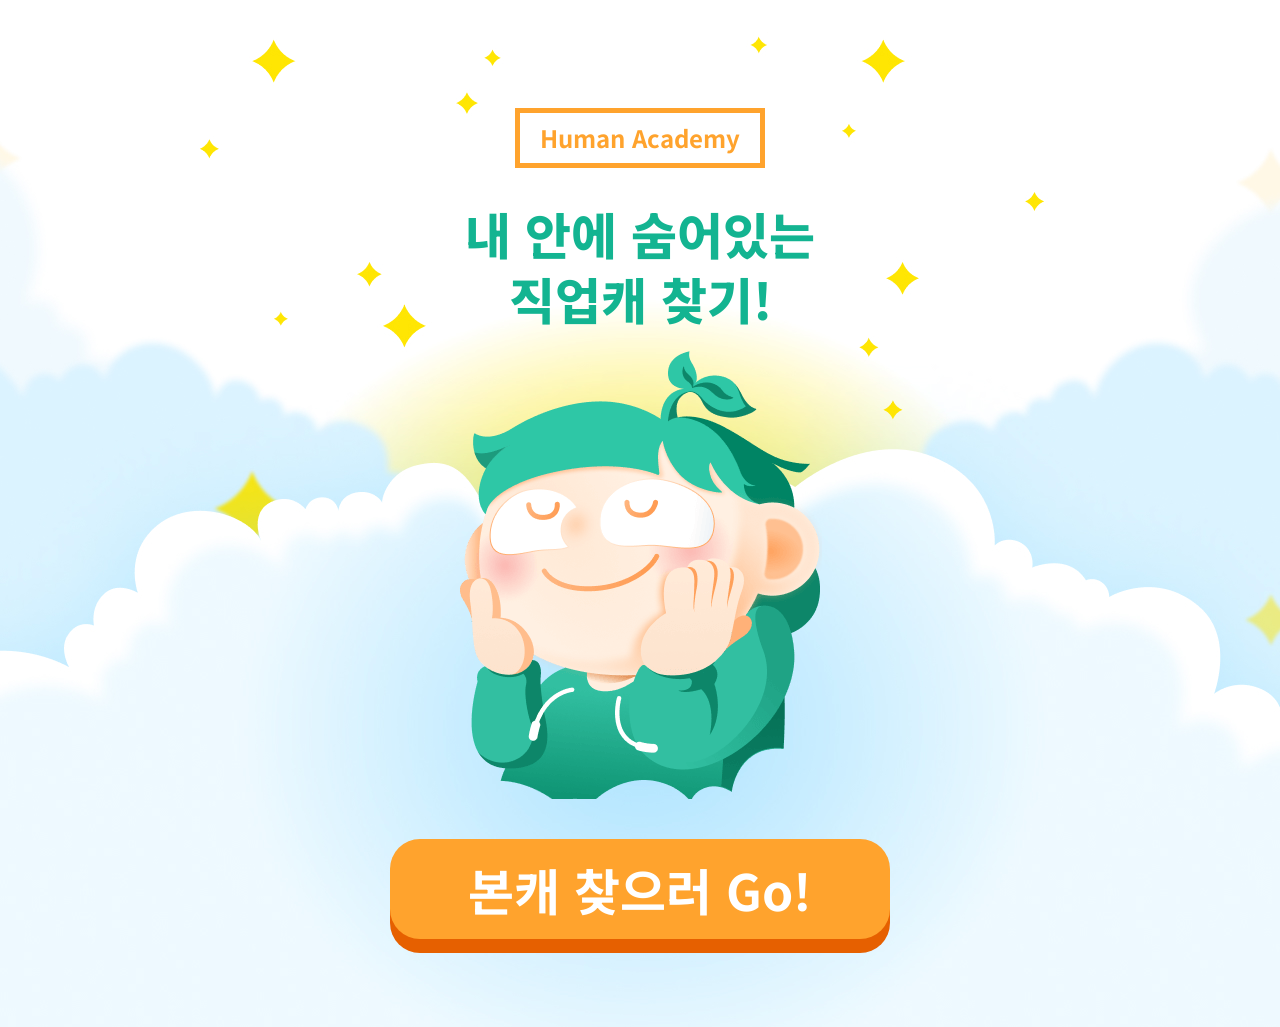
<file: index.html>
<!DOCTYPE html>
<html lang="ko">
<head>
  <meta charset="UTF-8">
  <meta name="viewport" content="width=device-width, initial-scale=1.0">
  <link href="https://fonts.googleapis.com/css2?family=Noto+Sans+KR&display=swap" 
  rel="stylesheet">
  <link rel="stylesheet" href="./css/common.css">
  <title>Document</title>
</head>
<body>
 <h2 class="page-subtitle">
  Human Academy
 </h2> 
 <h1 class="page-title">
  내 안에 숨어있는 <br>
  직업캐 찾기!
 </h1>
 <img src="./images/main_character.png" alt="캐릭터" class="character">
 <a href="./question.html" class="btn btn-orange">본캐 찾으러 Go!</a>
</body>
</html>
</file>
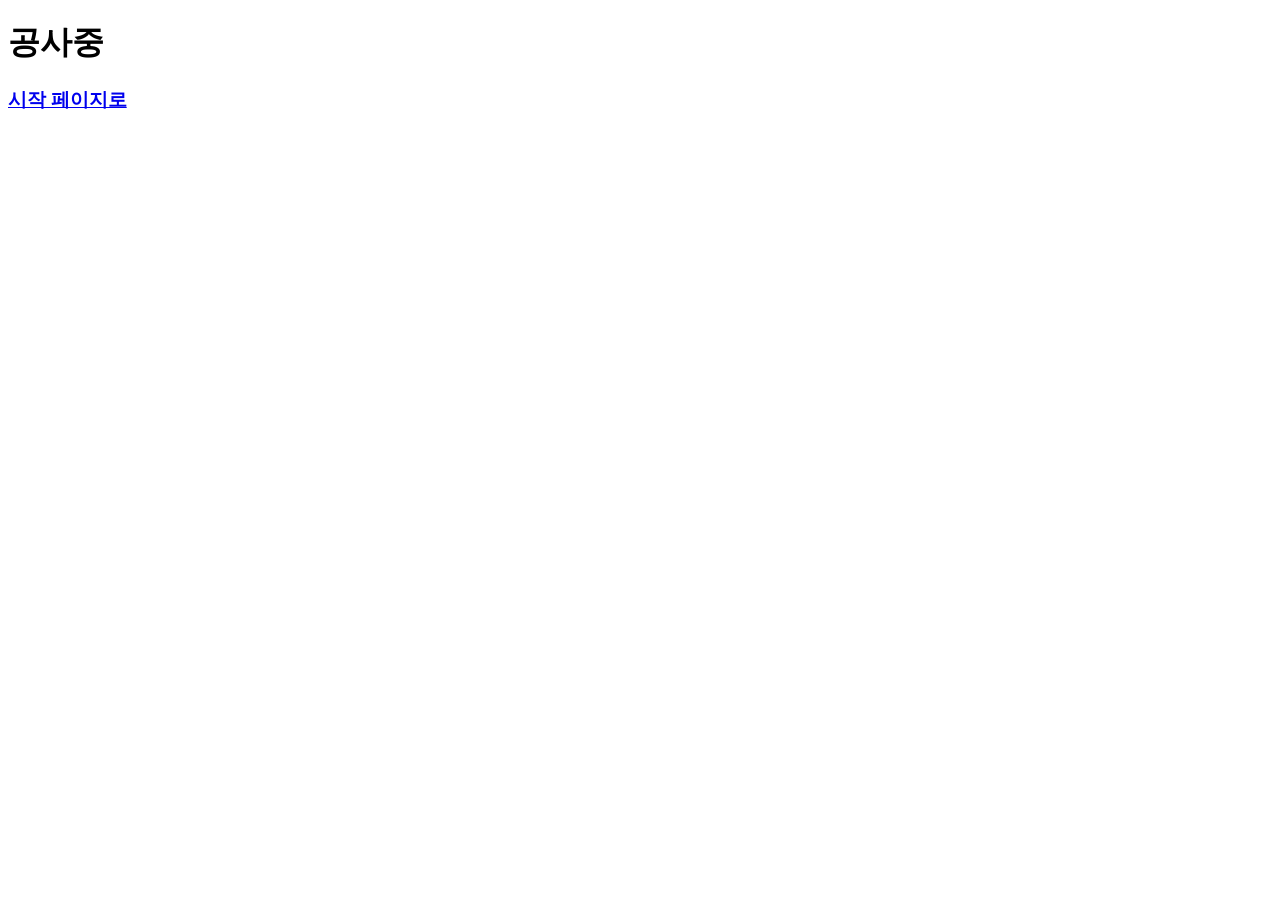
<file: lecture.html>
<!DOCTYPE html>
<html lang="ko">
<head>
  <meta charset="UTF-8">
  <meta name="viewport" content="width=device-width, initial-scale=1.0">
  <title>Document</title>
</head>
<body>
  <h1>공사중</h1>
  <h3><a href="./index.html">시작 페이지로</a></h3>
</body>
</html>
</file>
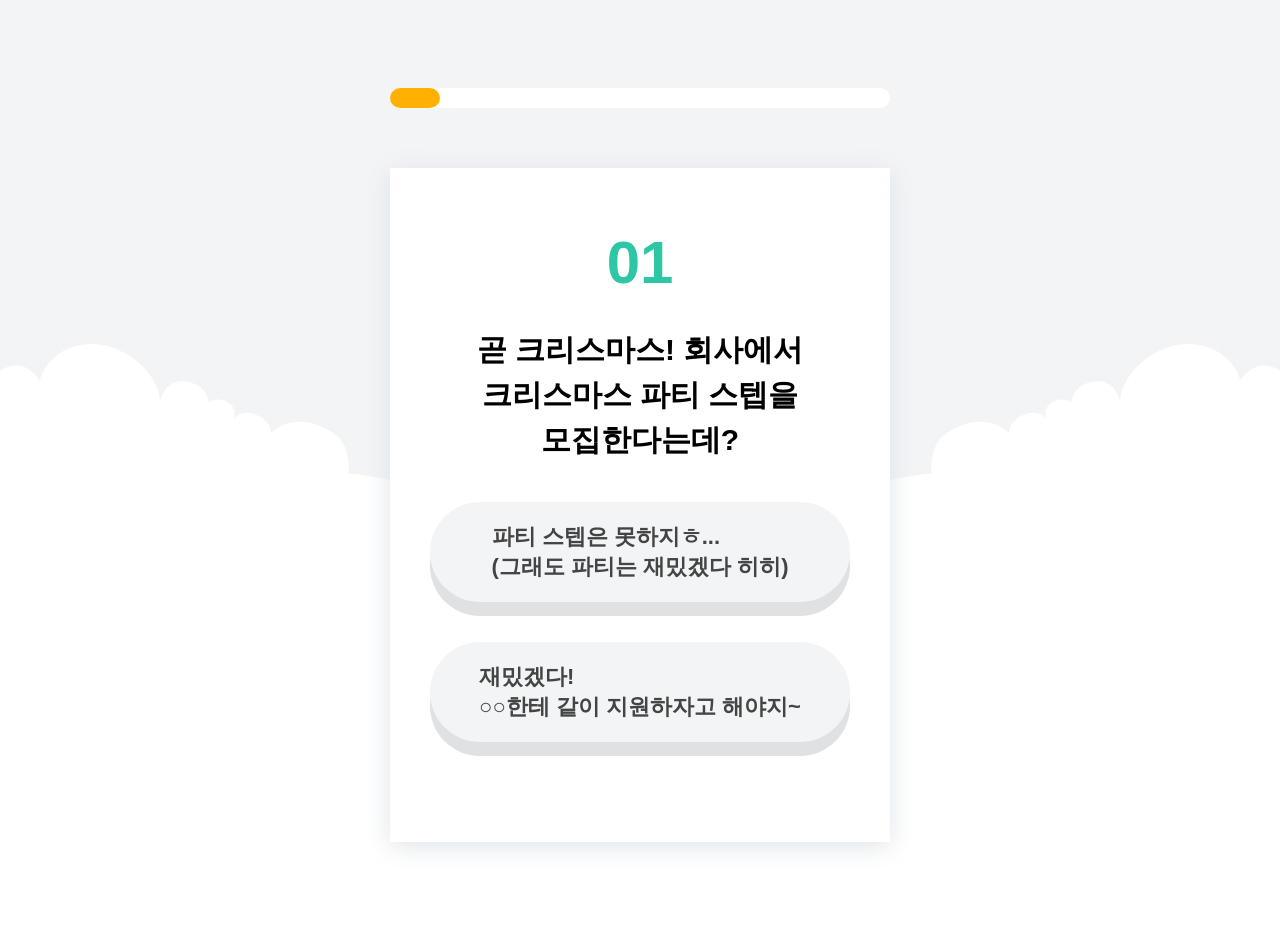
<file: question.html>
<!DOCTYPE html>
<html lang="ko">
<head>
  <meta charset="UTF-8">
  <meta name="viewport" content="width=device-width, initial-scale=1.0">
  <link rel="stylesheet" href="./css/common.css">
  <link rel="stylesheet" href="./css/question.css">
  <script type="module" defer src="./js/question.js"></script>
  <title>Document</title>
</head>
<body>
  <div class="progress">
    <div class="value"></div>
  </div>
  <div class="question-box">
    <div class="number">여기에 번호 들어감</div>
    <div class="question">곧 크리스마스! 회사에서 크리스마스 파티 스텝을 모집한다는데?</div>
    <div class="btn btn-gray choice choice1">파티 스텝은 못하지ㅎ...</div>
    <div class="btn btn-gray choice choice2">재밌겠다!</div>
  </div>
</body>
</html>
</file>
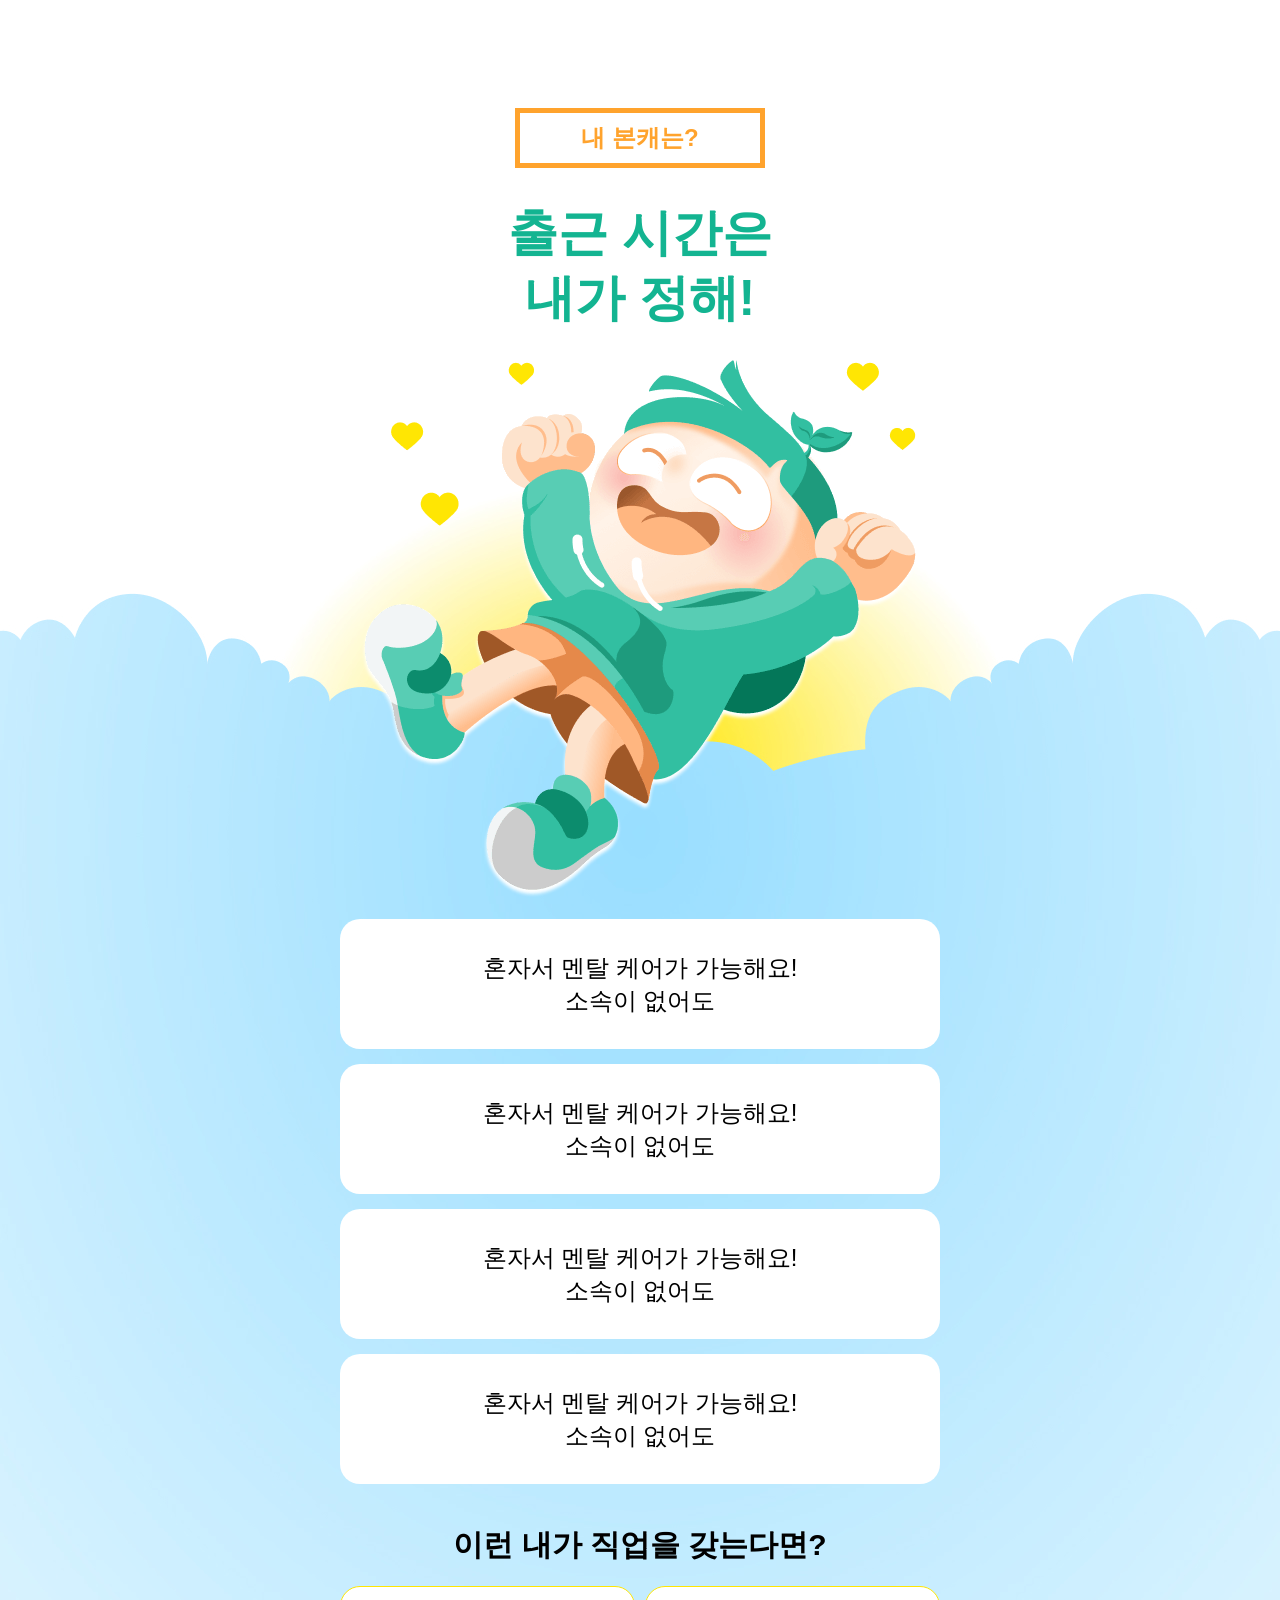
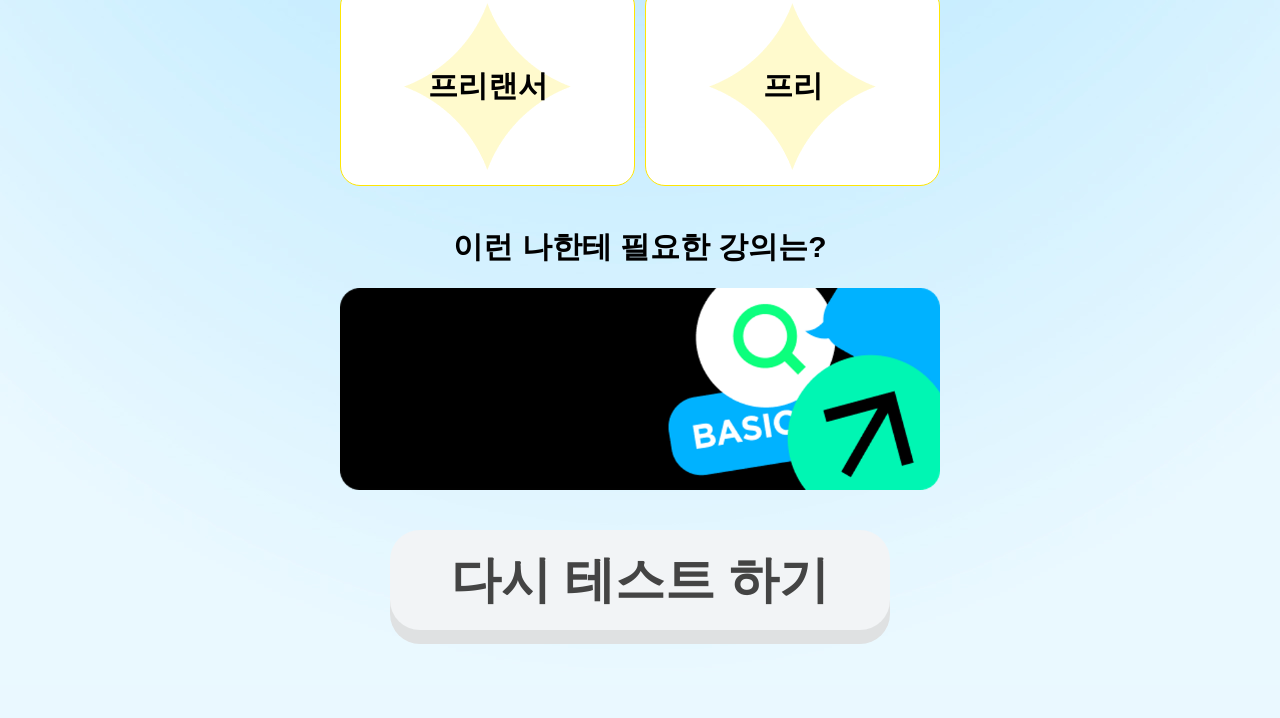
<file: results.html>
<!DOCTYPE html>
<html lang="ko">
<head>
  <meta charset="UTF-8">
  <meta name="viewport" content="width=device-width, initial-scale=1.0">
  <link rel="stylesheet" href="./css/common.css">
  <link rel="stylesheet" href="./css/results.css">
  <script type="module" defer src="./js/results.js"></script>
  <title>Document</title>
</head>
<body>
  <h2 class="page-subtitle">내 본캐는?</h2>
  <h1 class="page-title">
    출근 시간은<br>내가 정해!
  </h1>
  <img src="./images/result_character1.png" alt="캐릭터" class="character">
  <div class="result">
    <div class="box">혼자서 멘탈 케어가 가능해요!<br>소속이 없어도</div>
    <div class="box">혼자서 멘탈 케어가 가능해요!<br>소속이 없어도</div>
    <div class="box">혼자서 멘탈 케어가 가능해요!<br>소속이 없어도</div>
    <div class="box">혼자서 멘탈 케어가 가능해요!<br>소속이 없어도</div>
  </div>
  <div class="result">
    <h3>이런 내가 직업을 갖는다면?</h3>
    <div class="jobs">
      <div class="job">프리랜서</div>
      <div class="job">프리</div>
    </div>
  </div>
  <div class="result">
    <h3>이런 나한테 필요한 강의는?</h3>
    <a href="" target="_blank" class="lecture">
      <img src="./images/result_lecture1.png" alt="강의">
    </a>
  </div>
  <a href="/" class="btn btn-gray btn-small">
    다시 테스트 하기
  </a>
</body>
</html>
</file>
<file: css/common.css>
body {
  font-family: 'Noto Sans KR', sans-serif;
  background-image: url('../images/main_bg.jpg');
  background-position: top center;
  background-repeat: no-repeat;
  padding-top: 80px;
  padding-bottom: 80px;
  /* 한글 단어 줄바꿈 */
  word-break: keep-all;
}

img{
  display: block;
}

/* 메인 캐릭터 */
.character{
  width: 100%;
  max-width: 364px;
  margin-left: auto;
  margin-right: auto;
  margin-bottom: 40px;
}
.page-title {
  font-size: 50px;
  font-weight: 800;
  line-height: 1.3;
  color: #13b491;
  text-align: center;
  margin-bottom: 20px;
}
.page-subtitle{
  width: 240px;
  height: 50px;
  border: 5px solid #ffa32d;
  font-size: 24px;
  font-weight: 700;
  color: #ffa32d;
  display: flex;
  justify-content: center;
  align-items: center;
  margin-left: auto;
  margin-right: auto;
  margin-bottom: 20px;
}
.btn {
  max-width: 500px;
  height: 100px;
  font-size: 50px;
  font-weight: 700;
  border-radius: 30px;
  text-decoration: none;
  cursor: pointer;
  display: flex;
  align-items: center;
  justify-content: center;
  margin-left: auto;
  margin-right: auto;
  transition: 0.1s;
}
.btn-orange{
  background-color: #ffa32d;
  color: #fff;
  box-shadow: 0 14px 0 #e66000;
}

/* 버튼에 눌림 효과 주기 */
.btn-orange:active {
  box-shadow: 0 4px 0 #e66000;
}

.btn-green{
  background-color: #32bfa1;
  color: #fff;
  box-shadow: 0 14px 0 #299a82;
}

/* 버튼에 눌림 효과 주기 */
.btn-green:active {
  box-shadow: 0 4px 0 #299a82;
}

.btn-samll{
  max-width: 350px;
  height: 70px;
  font-size: 26px;
  margin-bottom: 30px;
}

.btn-gray{
  background-color: #f2f4f6;
  color: #444;
  box-shadow: 0 14px 0 #dfe1e2;
}

/* 버튼에 눌림 효과 주기 */
.btn-gray:active {
  box-shadow: 0 4px 0 #dfe1e2;
}
</file>
<file: css/question.css>
body {
  background-image: url('../images/questions_bg.jpg');
  background-position: top center;
  background-repeat: no-repeat;
}

.progress{
  max-width: 500px;
  height: 20px;
  background-color: #fff;
  border-radius: 10px;
  margin-left: auto;
  margin-right: auto;
  margin-bottom: 60px;
}
.progress .value {
  /* 질문 수만큼 부모 크기의 상대 길이를 갖도록 */
  width: 10%;
  height: 20px;
  background-color: #ffb103;
  border-radius: 10px;
  transition: 0.2s;
}

.question-box {
  max-width: 420px;
  background-color: #fff;
  padding-top: 60px;
  padding-bottom: 60px;
  padding-left: 40px;
  padding-right: 40px;
  margin-left: auto;
  margin-right: auto;
  box-shadow: 0 4px 25px #dde2e8;
}

.question-box .number {
  font-size: 60px;
  font-weight: 900;
  color: #2ec7a6;
  margin-bottom: 30px;
  text-align: center;
}

.question-box .question {
  font-size: 30px;
  font-weight: 700;
  line-height: 1.5;
  text-align: center;
  margin-bottom: 40px;
}

.question-box .choice {
  font-size: 22px;
  border-radius: 120px;
  margin-bottom: 40px;
}
</file>
<file: css/results.css>
body{
  background-color: #eaf8ff;
  background-image: url("../images/result_bg.jpg");
  background-position: top center;
  background-repeat: no-repeat;
}
.character{
  width: 100%;
  max-width: 600px;
  margin-left: auto;
  margin-right: auto;
  margin-bottom: 20px;
}
.result{
  max-width: 600px;
  margin-left: auto;
  margin-right: auto;
}
.result .box{
  min-height: 70px;
  background-color: #ffffff;
  margin-bottom: 15px;
  border-radius: 20px;
  display: flex;
  align-items: center;
  justify-content: center;
  font-size: 24px;
  font-weight: 500;
  line-height: 1.4;
  text-align: center;
  padding-top: 30px;
  padding-bottom: 30px;
  padding-left: 10px;
  padding-right: 10px;
}
.result h3{
  font-size: 30px;
  font-weight: 700;
  line-height: 1.4;
  text-align: center;
  margin-top: 40px;
  margin-bottom: 20px;
}
.result .jobs{
  height: 200px;
  /* 요소의 자식 요소는 수평정렬됨. */
  display: flex;
  gap: 10px;
}

.result .job{
  flex: 1;
  background-color: #ffffff;
  background-image: url("../images/result_star.png");
  background-position: center center;
  background-repeat: no-repeat;
  display: flex;
  justify-content: center;
  align-items: center;
  font-size: 30px;
  font-weight: 700;
  line-height: 1.4;
  text-align: center;
  border: 1px solid #ffe603;
  border-radius: 20px;
}
.result .lecture img{
  margin-bottom: 40px;
  width: 100%;
}
</file>
